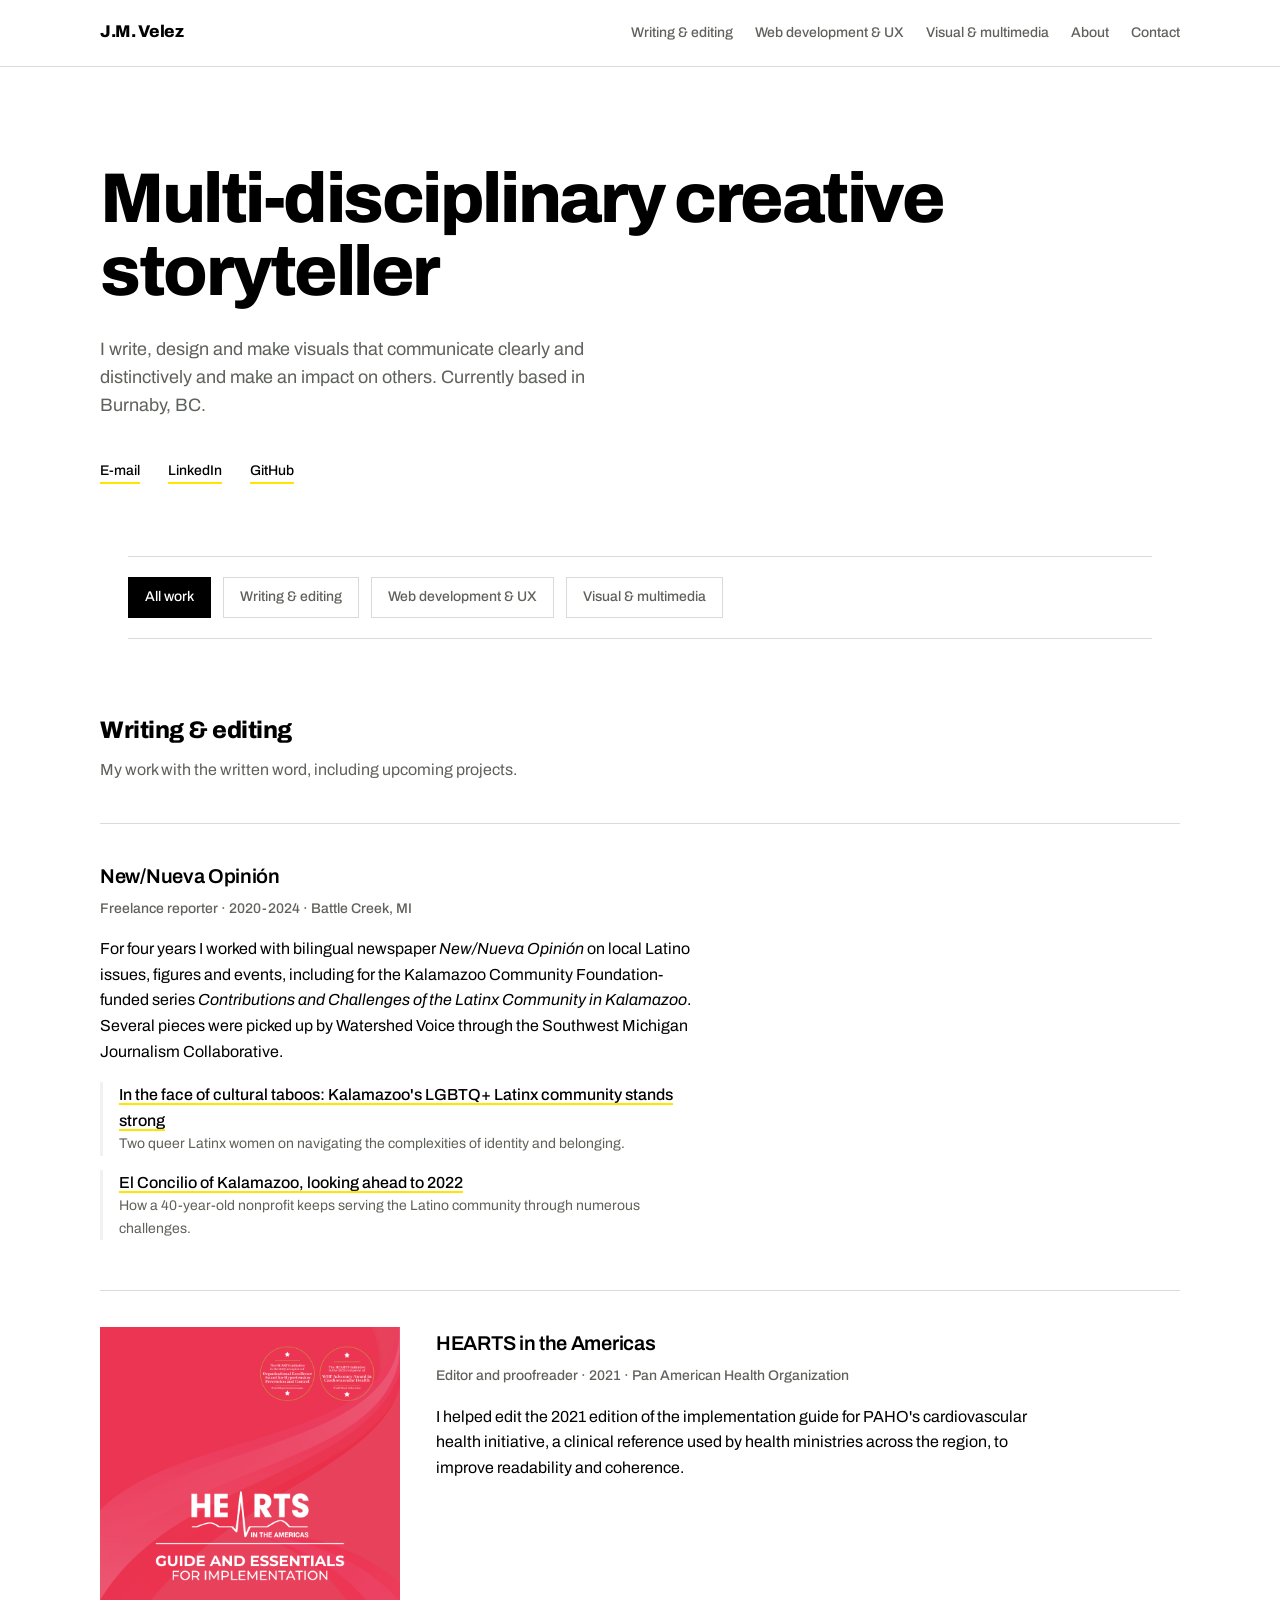
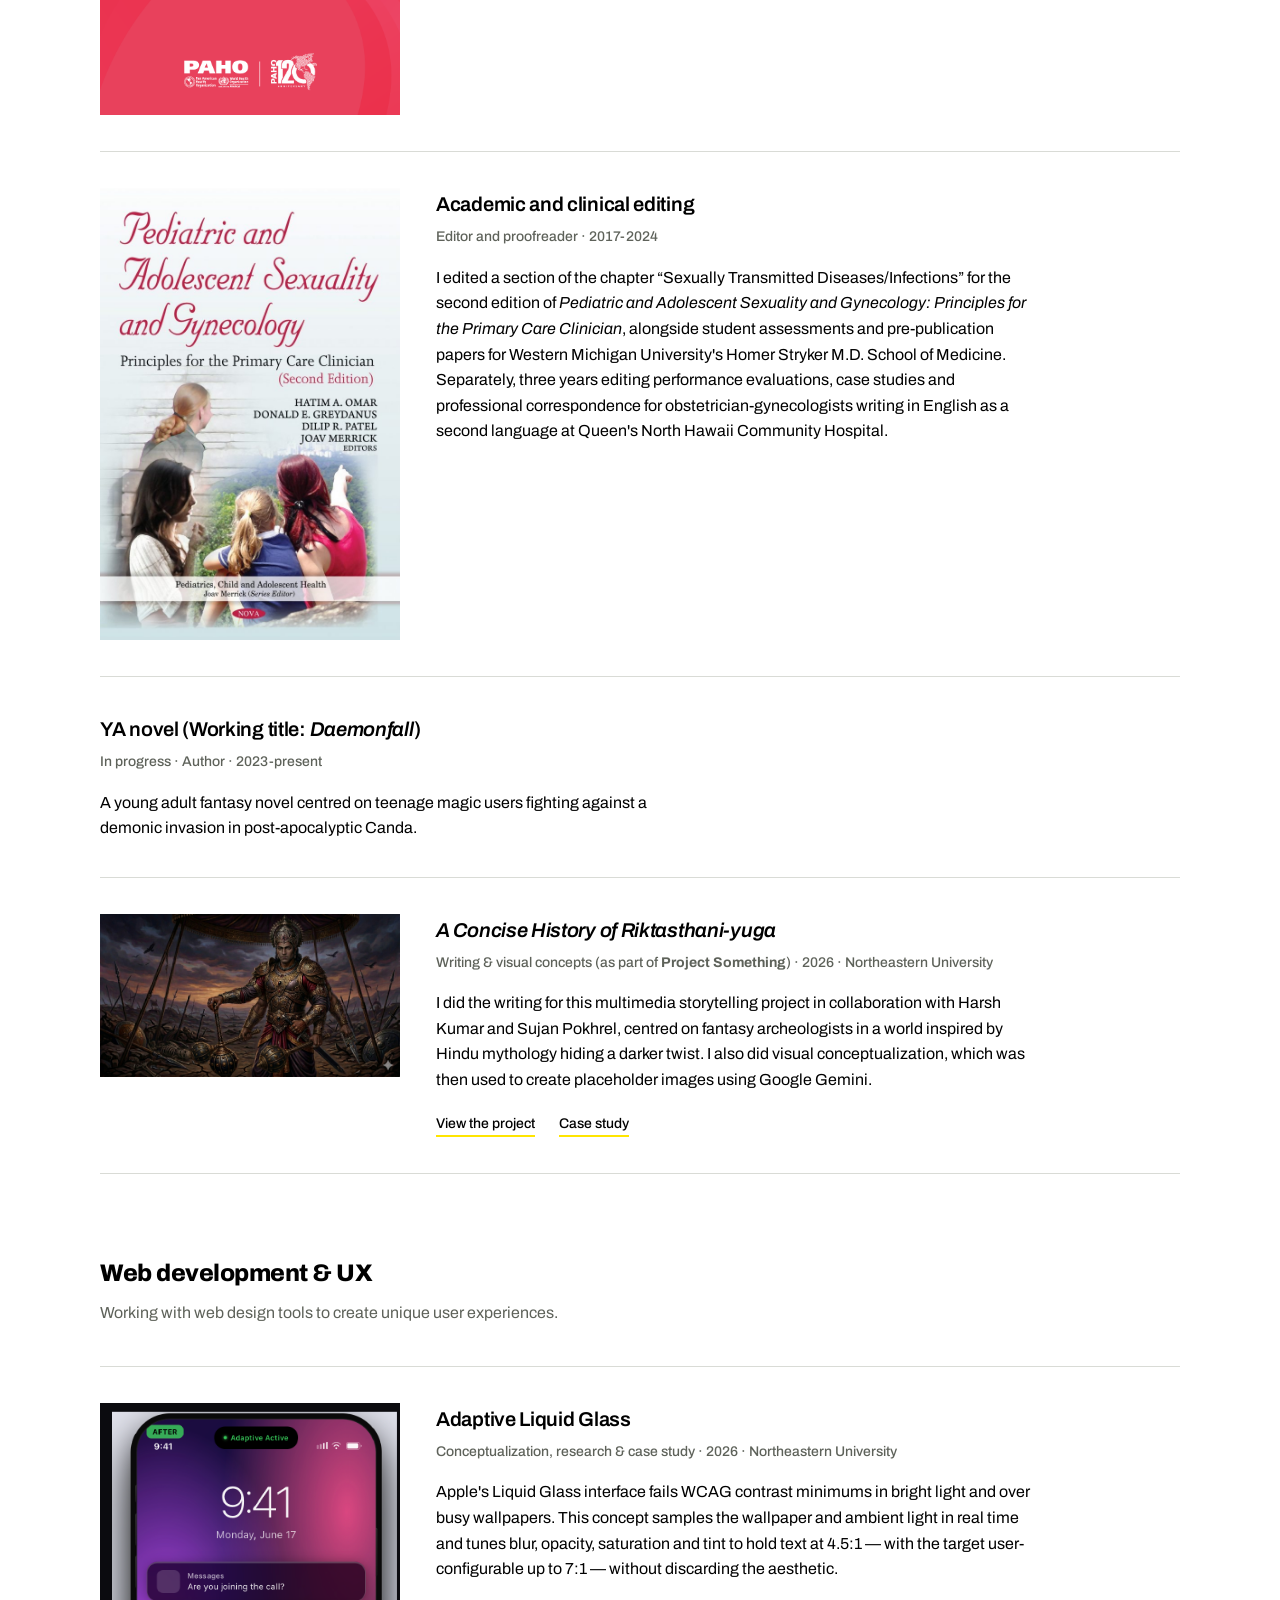
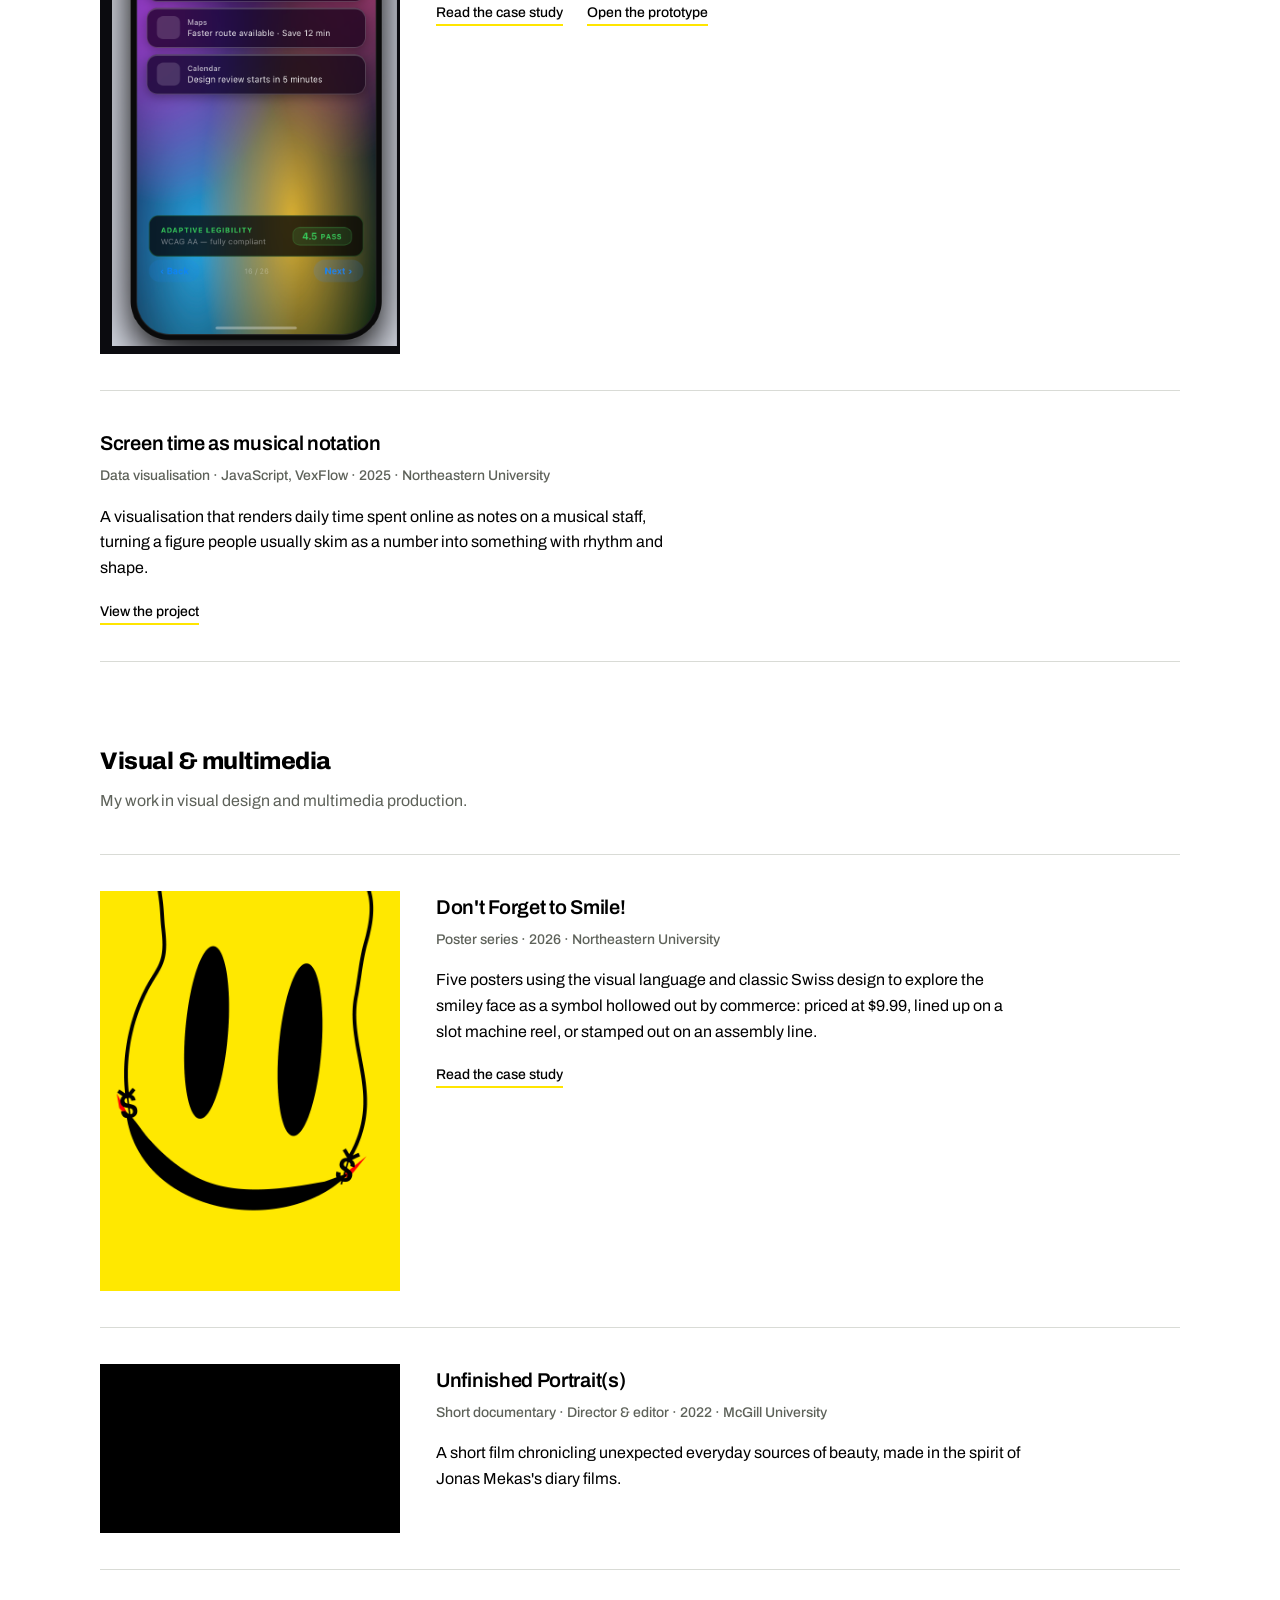
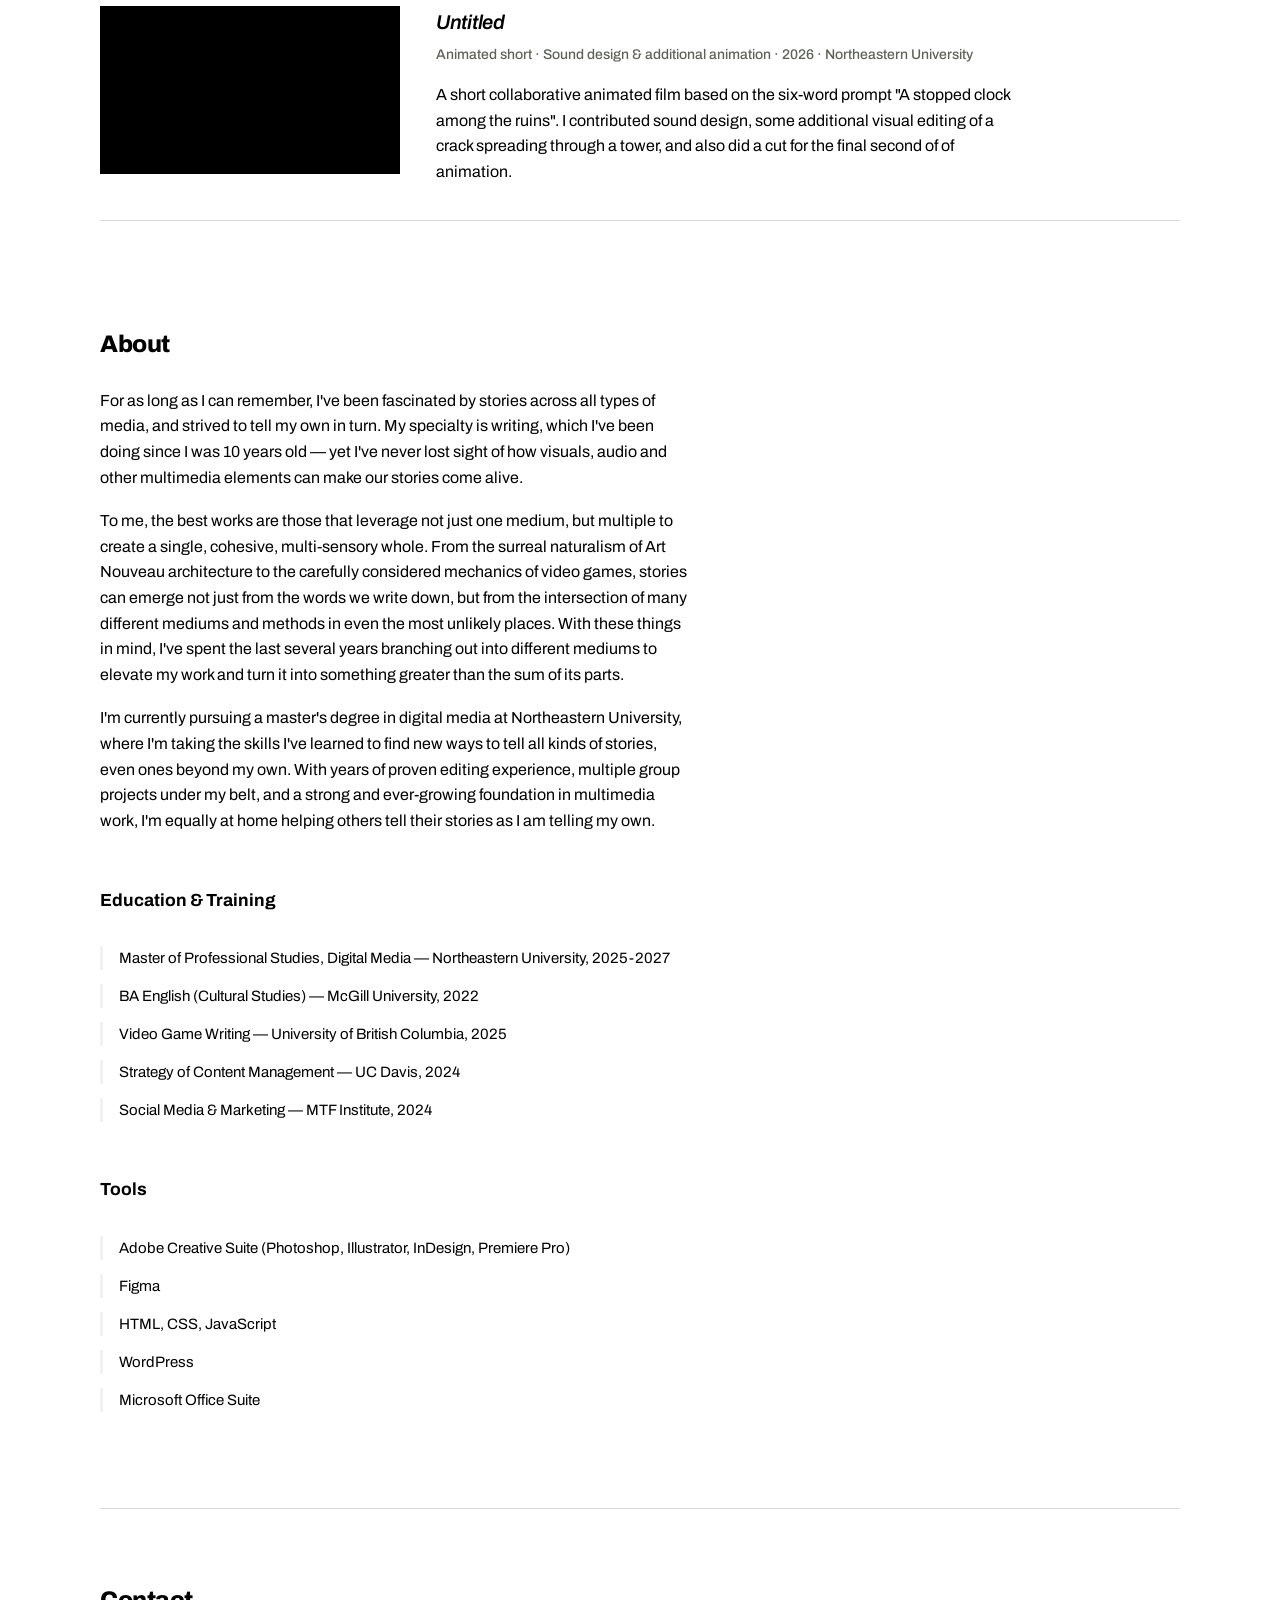
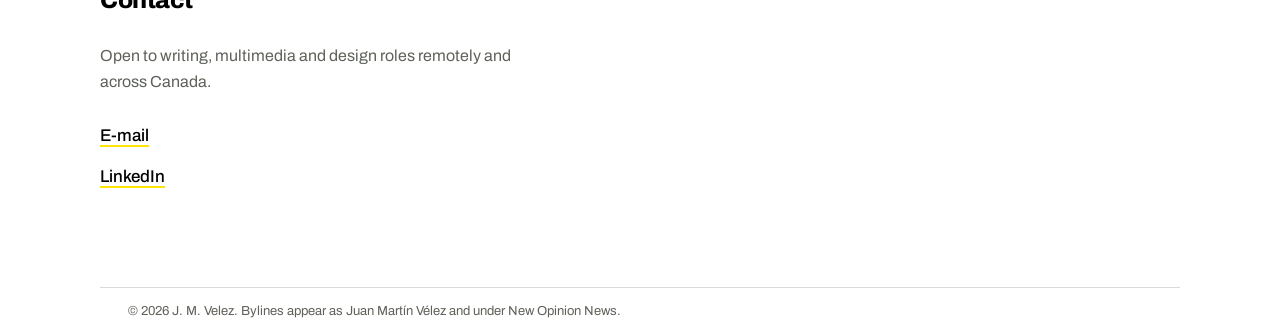
<file: index.html>
<!DOCTYPE html>
<html lang="en">
<head>
<meta charset="utf-8">
<meta name="viewport" content="width=device-width, initial-scale=1">
<title>J.M. Velez — Multi-disciplinary storyteller</title>
<meta name="description" content="Portfolio of J.M. Velez: bilingual reporting and editing, UX and product design, and graphic design. Based in Burnaby, BC.">
<link rel="preconnect" href="https://fonts.googleapis.com">
<link rel="preconnect" href="https://fonts.gstatic.com" crossorigin>
<link href="https://fonts.googleapis.com/css2?family=Archivo:wght@400;500;600;800&display=swap" rel="stylesheet">
<link rel="stylesheet" href="style.css">
</head>
<body>

<header class="masthead">
  <div class="shell masthead-inner">
    <a class="wordmark" href="#top">J.M. Velez</a>
    <nav>
      <a href="#writing">Writing &amp; editing</a>
      <a href="#product">Web development &amp; UX</a>
      <a href="#visual">Visual &amp; multimedia</a>
      <a href="#about">About</a>
      <a href="#contact">Contact</a>
    </nav>
  </div>
</header>

<main id="top">

<!-- ===== HERO ===== -->
<section class="shell hero">
  <h1>Multi-disciplinary creative storyteller</h1>
  <p>I write, design and make visuals that communicate clearly and distinctively and make an impact on others. Currently based in Burnaby, BC.</p>
  <div class="hero-meta">
    <a href="mailto:jmvelez1196a@gmail.com">E-mail</a>
    <a href="https://www.linkedin.com/in/jmvelezwriting/">LinkedIn</a>
    <a href="https://github.com/aoiihana">GitHub</a>
  </div>
</section>

<div class="shell">
  <div class="filter" role="group" aria-label="Filter work by discipline">
    <button type="button" data-track="all" aria-pressed="true">All work</button>
    <button type="button" data-track="writing" aria-pressed="false">Writing &amp; editing</button>
    <button type="button" data-track="product" aria-pressed="false">Web development &amp; UX</button>
    <button type="button" data-track="visual" aria-pressed="false">Visual &amp; multimedia</button>
  </div>
</div> 

<!-- ===== WRITING ===== -->
<section class="shell track" id="writing" data-track="writing">
  <h2>Writing &amp; editing</h2>
  <p class="track-note">My work with the written word, including upcoming projects. </p>

  <article class="entry wide">
    <div>
      <h3>New/Nueva Opinión</h3>
      <p class="role">Freelance reporter · 2020-2024 · Battle Creek, MI</p>
      <p class="blurb">For four years I worked with bilingual newspaper <em>New/Nueva Opinión</em> on local Latino issues, figures and events, including for the Kalamazoo Community Foundation-funded series <em>Contributions and Challenges of the Latinx Community
         in Kalamazoo</em>. Several
         pieces were picked up by Watershed Voice through the Southwest Michigan
         Journalism Collaborative.</p>
      <ul class="clips">
        <li>
          <a href="https://watershedvoice.com/2022/02/15/in-the-face-of-cultural-taboos-kalamazoos-lgbtq-latinx-community-stands-strong/">In the face of cultural taboos: Kalamazoo's LGBTQ+ Latinx community stands strong</a>
          <span>Two queer Latinx women on navigating the complexities of identity and belonging.</span>
        </li>
        <li>
          <a href="https://watershedvoice.com/2022/01/18/el-concilio-of-kalamazoo-looking-ahead-to-2022/">El Concilio of Kalamazoo, looking ahead to 2022</a>
          <span>How a 40-year-old nonprofit keeps serving the Latino community through numerous challenges.</span>
        </li>
        <li>
          <!-- TODO: add the Issuu or Watershed Voice URL for this piece 
          <a href="#">Accomplishing the Dream: Rosamaria Labra-Hall's journey toward homeownership</a>
          <span>A realtor on language barriers, credit and the Hispanic homeownership gap.</span>-->
        </li>
      </ul>
    </div>
  </article>

  <article class="entry">
    <figure>
      <img src="images/hearts-cover.png" alt="Cover of the PAHO HEARTS in the Americas implementation guide">
    </figure>
    <div>
      <h3>HEARTS in the Americas</h3>
      <p class="role">Editor and proofreader · 2021 · Pan American Health Organization</p>
      <p class="blurb">I helped edit the 2021 edition of the implementation guide for PAHO's
         cardiovascular health initiative, a clinical reference used by health ministries
         across the region, to improve readability and coherence.</p>
    </div>
  </article>

  <article class="entry">
    <figure>
      <img src="images/pediatric-gynecology-cover.jpg" alt="Cover of Pediatric and Adolescent Sexuality and Gynecology, second edition">
    </figure>
    <div>
      <h3>Academic and clinical editing</h3>
      <p class="role">Editor and proofreader · 2017-2024</p>
      <p class="blurb">I edited a section of the chapter “Sexually Transmitted
         Diseases/Infections” for the second edition of <em>Pediatric and Adolescent
         Sexuality and Gynecology: Principles for the Primary Care Clinician</em>, alongside
         student assessments and pre-publication papers for Western Michigan University's
         Homer Stryker M.D. School of Medicine. Separately, three years editing
         performance evaluations, case studies and professional correspondence for
         obstetrician-gynecologists writing in English as a second language at Queen's
         North Hawaii Community Hospital.</p>
      <!-- TODO: if you have written praise from any of these authors, add it as a
           <blockquote> here. It would be the strongest thing on this page. -->
    </div>
  </article>
  <article class="entry wide">
    <div>
      <h3>YA novel (Working title: <i>Daemonfall</i>)</h3>
      <p class="role">In progress · Author · 2023-present</p>
      <p class="blurb">A young adult fantasy novel centred on teenage magic users fighting against a demonic invasion in post-apocalyptic Canda.</p>
    </div>
    <!--TODO: add excerpt maybe?-->
  </article>
  <article class="entry">
    <figure>
      <img src="images/project_arqueologos_hero_image.png" alt="Concept art for Project Arqueologos, featuring the design of the villainous Asura king on the battlefield.">
    </figure>
    <div>
      <h3><i>A Concise History of Riktasthani-yuga</i></h3>
      <p class="role">Writing & visual concepts (as part of <b>Project Something</b>) · 2026 · Northeastern University</p>
      <p class="blurb">I did the writing for this multimedia storytelling project in collaboration with Harsh Kumar and Sujan Pokhrel, 
        centred on fantasy archeologists in a world inspired by Hindu mythology hiding a darker twist. 
        I also did visual conceptualization, which was then used to create placeholder images using Google Gemini.</p>
      <div class="links">
        <a href="https://harsh96-web.github.io/Storytelling/arqueologos">View the project</a>
        <a href="https://harsh96-web.github.io/Storytelling/">Case study</a>
      </div>
    </div>
  </article>

</section>

<!-- ===== PRODUCT & UX ===== -->
<section class="shell track" id="product" data-track="product">
  <h2>Web development &amp; UX</h2>
  <p class="track-note">Working with web design tools to create unique user experiences.</p>

  <article class="entry">
    <figure>
      <img src="images/lg-after.png" alt="iOS lock screen with Adaptive Liquid Glass active, showing a 4.5:1 contrast pass indicator">
    </figure>
    <div>
      <h3>Adaptive Liquid Glass</h3>
      <p class="role">Conceptualization, research & case study · 2026 · Northeastern University</p>
      <p class="blurb">Apple's Liquid Glass interface fails WCAG contrast minimums in
         bright light and over busy wallpapers. This concept samples the wallpaper and
         ambient light in real time and tunes blur, opacity, saturation and tint to hold
         text at 4.5:1 — with the target user-configurable up to 7:1 — without discarding
         the aesthetic.</p>
      <div class="links">
        <a href="liquid-glass.html">Read the case study</a>
        <!-- TODO: paste your Figma prototype share link here -->
        <a href="">Open the prototype</a>
      </div>
    </div>
  </article>

  <article class="entry wide">
    <div>
      <h3>Screen time as musical notation</h3>
      <p class="role">Data visualisation · JavaScript, VexFlow · 2025 · Northeastern University</p>
      <p class="blurb">A visualisation that renders daily time spent online as notes on a
         musical staff, turning a figure people usually skim as a number into something
         with rhythm and shape.</p>
      <div class="links">
        <a href="https://aoiihana.github.io/dgm6109/term/final/">View the project</a>
      </div>
    </div>
  </article>
</section>

<!-- ===== VISUAL & MULTIMEDIA ===== -->
<section class="shell track" id="visual" data-track="visual">
  <h2>Visual &amp; multimedia</h2>
  <p class="track-note">My work in visual design and multimedia production.</p>

  <article class="entry">
    <figure>
      <img src="images/a-price-you-cant-refuse.png" alt="Poster: a yellow smiley face whose mouth is a rope strung between two dollar signs shaped like fish hooks">
    </figure>
    <div>
      <h3>Don't Forget to Smile!</h3>
      <p class="role">Poster series · 2026 · Northeastern University</p>
      <p class="blurb">Five posters using the visual language and classic Swiss design to explore the smiley face as a
         symbol hollowed out by commerce: priced at $9.99, lined up on a
         slot machine reel, or stamped out on an assembly line.</p>
      <div class="links">
        <a href="dont-forget-to-smile.html">Read the case study</a>
      </div>
    </div>
  </article>

  <article class="entry">
    <figure>
      <iframe 
          width="560" 
          height="315" 
          src="https://youtube.com/embed/m0yr31wLhBU" 
          title="YouTube video player" 
          frameborder="0" 
          allow="accelerometer; autoplay; clipboard-write; encrypted-media; gyroscope; picture-in-picture; web-share" 
          allowfullscreen>
       </iframe>
    </figure>
    <div>
      <h3>Unfinished Portrait(s)</h3>
      <p class="role">Short documentary · Director & editor · 2022 · McGill University</p>
      <p class="blurb">A short film chronicling unexpected everyday sources of beauty,
         made in the spirit of Jonas Mekas's diary films.</p>
      <!--<div class="links">
        
      </div>-->
    </div>
  </article>

  <article class="entry">
    <figure>
      <div style="padding:56.25% 0 0 0;position:relative;">
        <iframe 
          width="560"
          height="315"
          src="https://player.vimeo.com/video/1226818398?badge=0&amp;autopause=0&amp;player_id=0&amp;app_id=58479" 
          frameborder="0" 
          allow="autoplay; fullscreen; picture-in-picture; clipboard-write; encrypted-media; web-share" 
          referrerpolicy="strict-origin-when-cross-origin" style="position:absolute;top:0;left:0;width:100%;height:100%;" 
          title="Untitled">
        </iframe>
      </div><script src="https://player.vimeo.com/api/player.js"></script>
    </figure>
    <div>
      <h3><i>Untitled</i></h3>
      <p class="role">Animated short · Sound design & additional animation · 2026 · Northeastern University</p>
      <p class="blurb">A short collaborative animated film based on the six-word prompt "A stopped clock among the ruins".
        I contributed sound design, some additional visual editing of a crack spreading through a tower, 
        and also did a cut for the final second of of animation.
      </p>
    </div>
  </article>
</section>

<!-- ===== ABOUT ===== -->
<section class="shell about" id="about">
  <h2>About</h2>
  <p>
     For as long as I can remember, I've been fascinated by stories across all types of media, and strived to tell my own in turn.
     My specialty is writing, which I've been doing since I was 10 years old — yet I've never lost sight of how visuals, audio and other multimedia elements can make our stories come alive.
  </p>
  <p>
     To me, the best works are those that leverage not just one medium, but multiple to create a single, cohesive, multi-sensory whole. 
     From the surreal naturalism of Art Nouveau architecture to the carefully considered mechanics of video games, stories can emerge not just from the words we write down, but from the intersection of many different mediums and methods in even the most unlikely places.
     With these things in mind, I've spent the last several years branching out into different mediums to elevate my work and turn it into something greater than the sum of its parts.
  </p>
  <p>
     I'm currently pursuing a master's degree in digital media at Northeastern University, where I'm taking the skills I've learned to find new ways to tell all kinds of stories, even ones beyond my own. 
     With years of proven editing experience, multiple group projects under my belt, and a strong and ever-growing foundation in multimedia work, I'm equally at home helping others tell their stories as I am telling my own.
  </p>

  <ul class="cred">
  <h3>Education & Training</h3>
    <li>Master of Professional Studies, Digital Media — Northeastern University, 2025-2027</li>
    <li>BA English (Cultural Studies) — McGill University, 2022</li>
    <li>Video Game Writing — University of British Columbia, 2025</li>
    <li>Strategy of Content Management — UC Davis, 2024</li>
    <li>Social Media &amp; Marketing — MTF Institute, 2024</li>
  </ul>
  <ul class="cred">
  <h3>Tools</h3>
    <li>Adobe Creative Suite (Photoshop, Illustrator, InDesign, Premiere Pro)</li>
    <li>Figma</li>
    <li>HTML, CSS, JavaScript</li>
    <li>WordPress</li>
    <li>Microsoft Office Suite</li>
  </ul>
</section>

<!-- ===== CONTACT ===== -->
<section class="shell contact" id="contact">
  <h2>Contact</h2>
  <p>Open to writing, multimedia and design roles remotely and across Canada.</p>
  <div class="contact-list">
    <div><a href="mailto:jmvelez1196a@gmail.com">E-mail</a></div>
    <div><a href="https://www.linkedin.com/in/jmvelezwriting/">LinkedIn</a></div>
    <!-- <div><a href="JM_Velez_resume.pdf">Download résumé (PDF)</a></div> -->
  </div>
</section>

</main>

<footer class="shell">
  <p>© 2026 J. M. Velez. Bylines appear as Juan Martín Vélez and under New Opinion News.</p>
</footer>

<script>
  const buttons = document.querySelectorAll('.filter button');
  const tracks  = document.querySelectorAll('.track');

  buttons.forEach(function(btn){
    btn.addEventListener('click', function(){
      const choice = btn.dataset.track;
      buttons.forEach(function(b){ b.setAttribute('aria-pressed', String(b === btn)); });
      tracks.forEach(function(section){
        section.hidden = !(choice === 'all' || section.dataset.track === choice);
      });
    });
  });
</script>

</body>
</html>
</file>
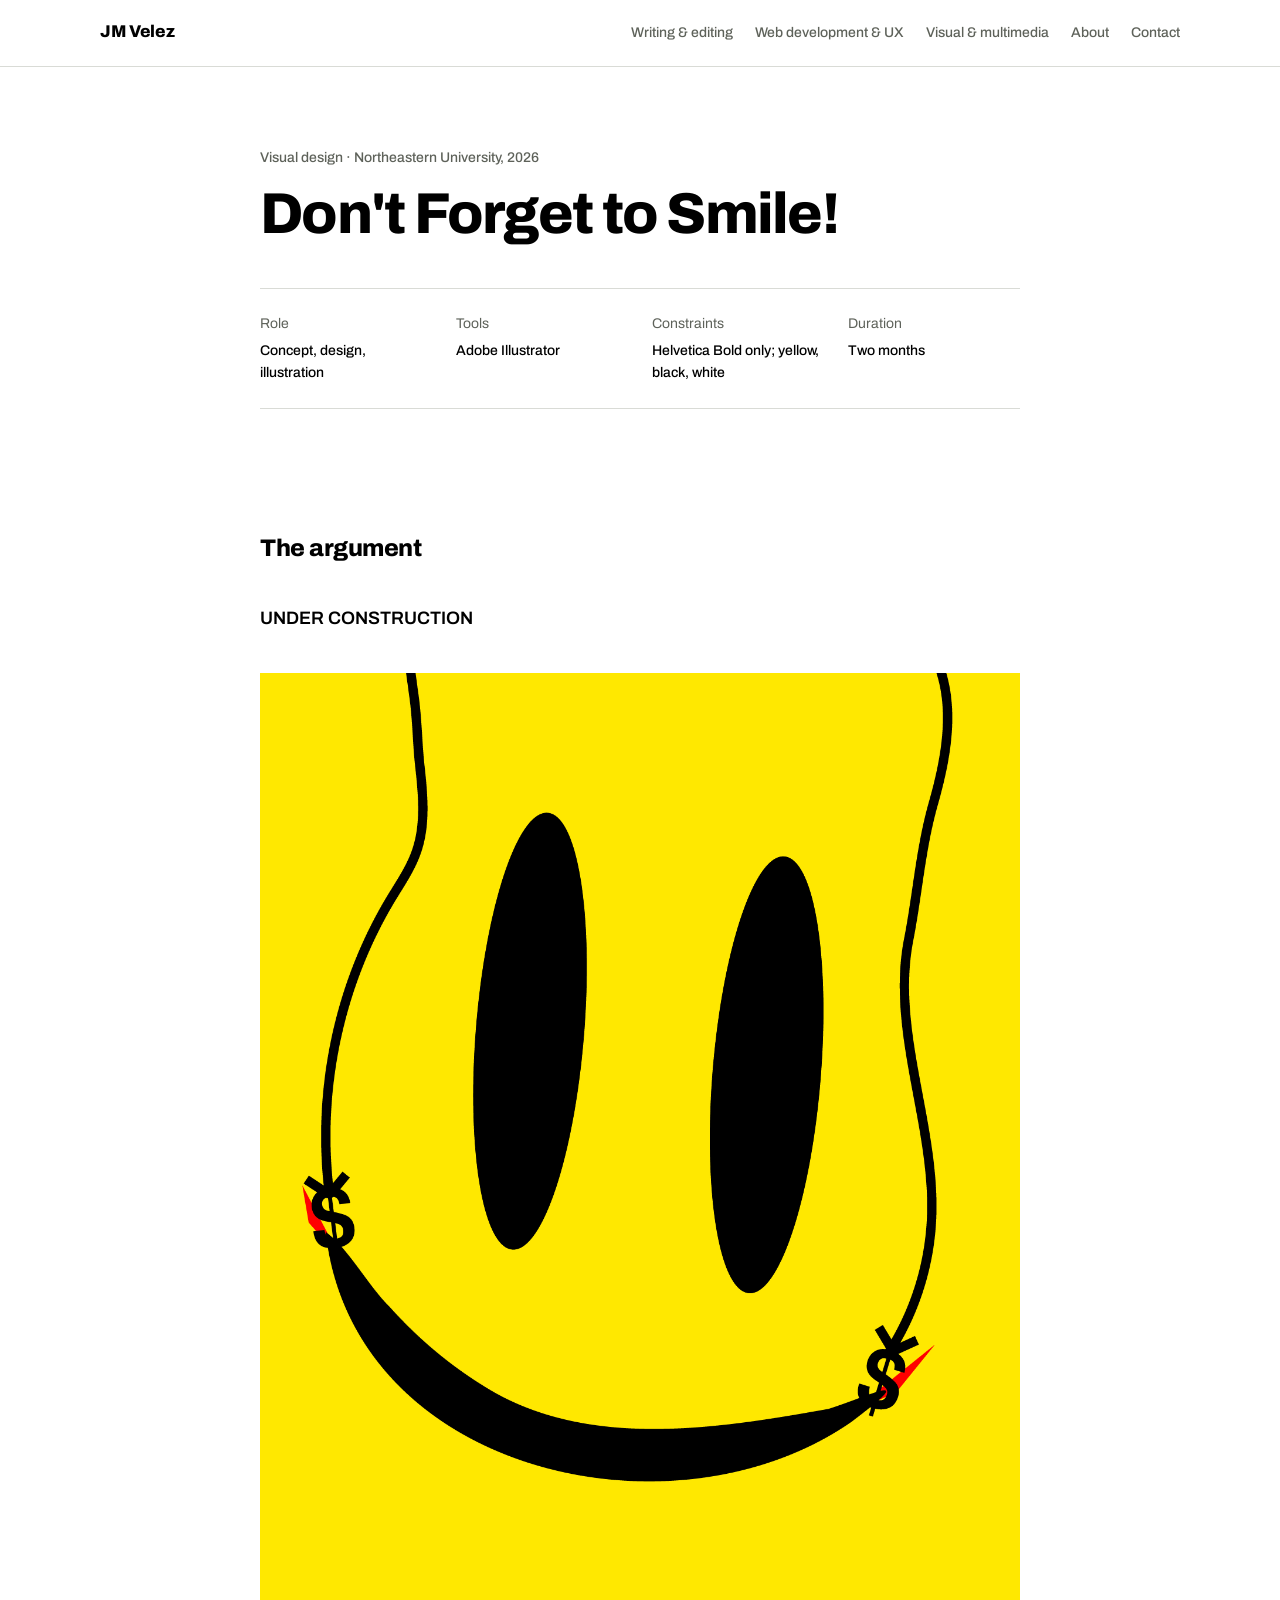
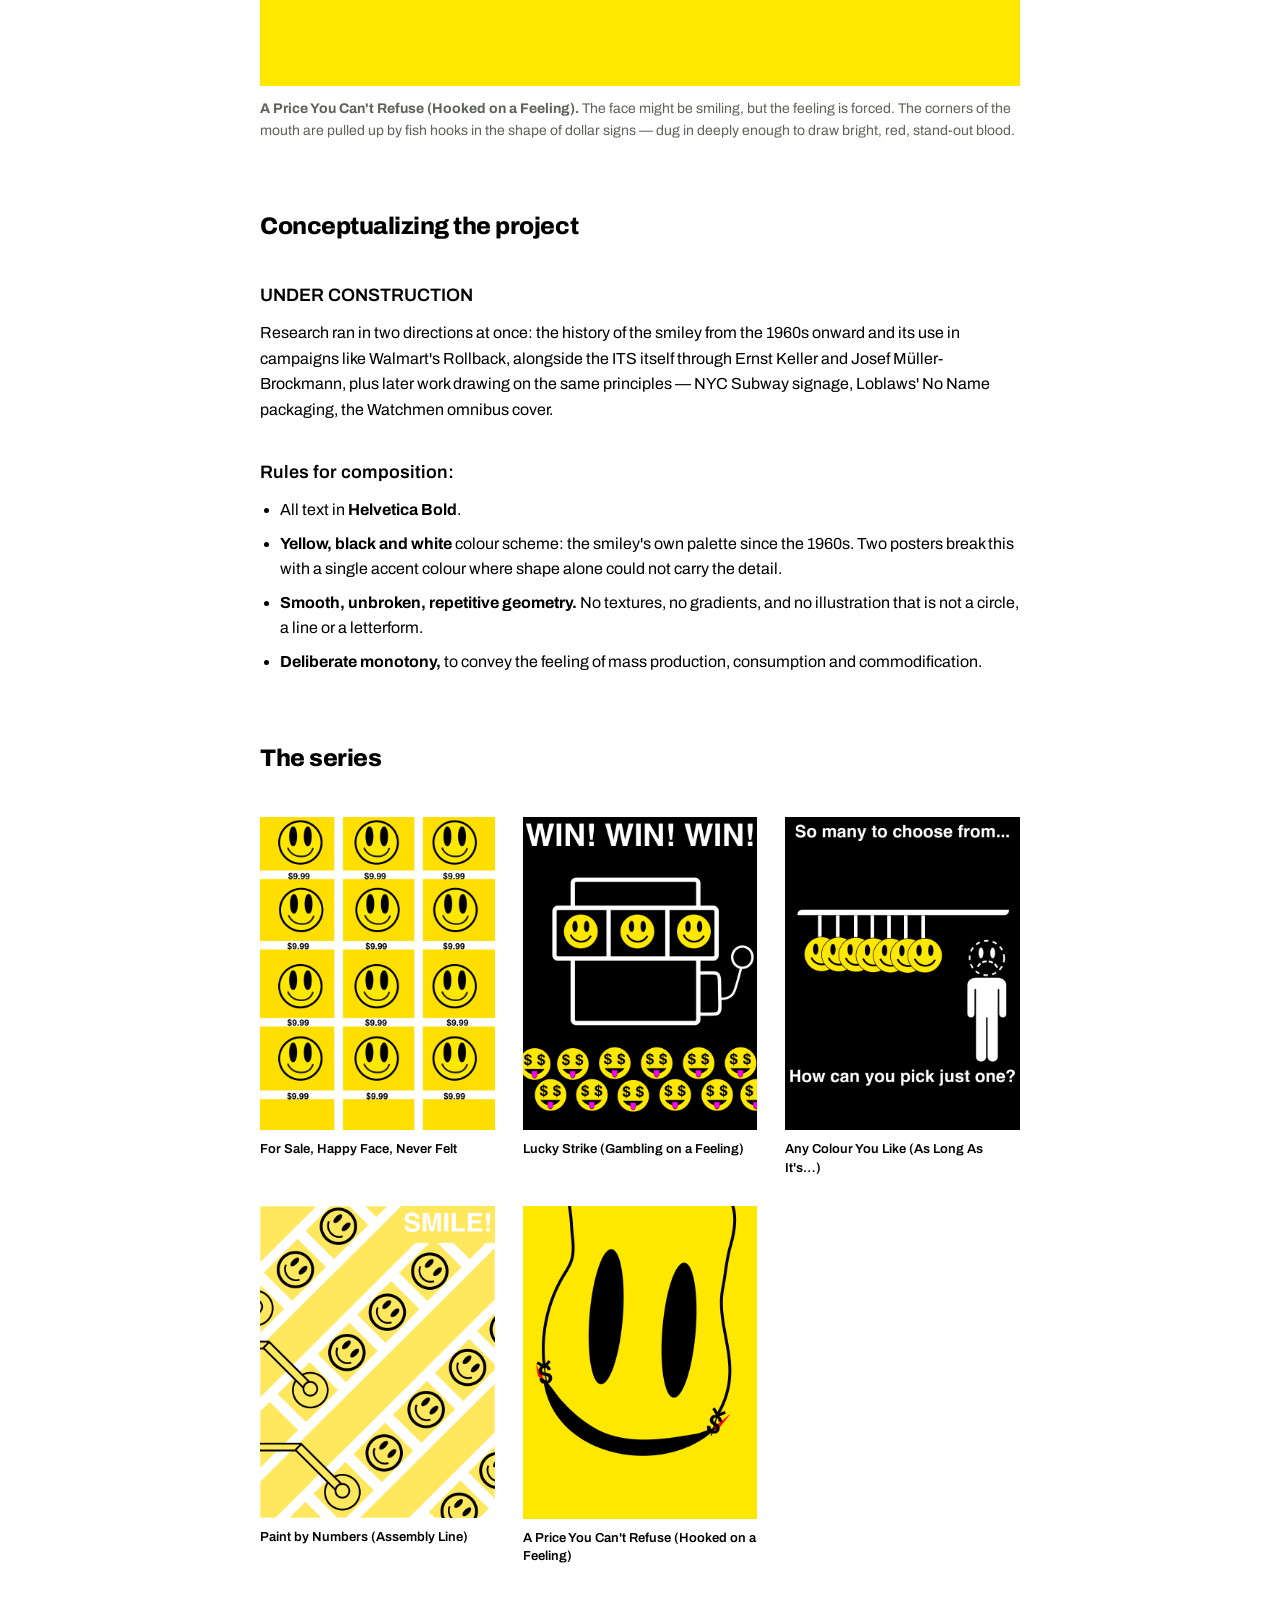
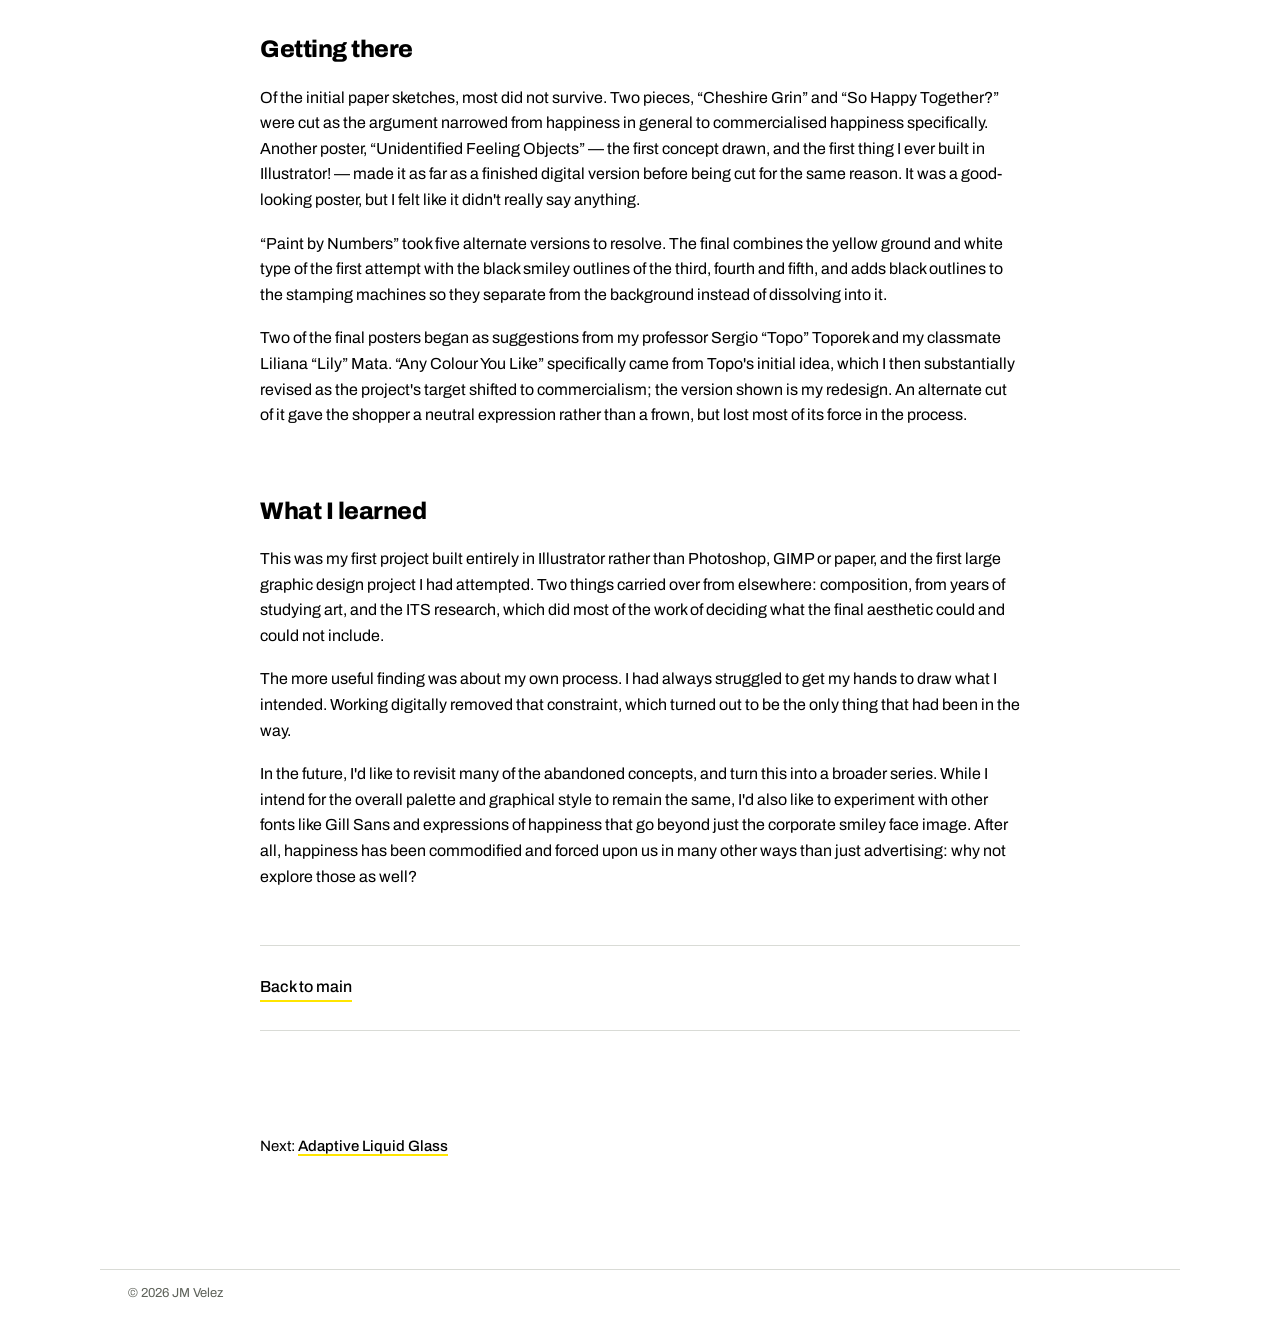
<file: dont-forget-to-smile.html>
<!DOCTYPE html>
<html lang="en">
<head>
<meta charset="utf-8">
<meta name="viewport" content="width=device-width, initial-scale=1">
<title>Don't Forget to Smile! — JM Velez</title>
<meta name="description" content="A five-poster series using the International Typographic Style to argue against hollow, commodified happiness.">
<link rel="preconnect" href="https://fonts.googleapis.com">
<link rel="preconnect" href="https://fonts.gstatic.com" crossorigin>
<link href="https://fonts.googleapis.com/css2?family=Archivo:wght@400;500;600;800&display=swap" rel="stylesheet">
<link rel="stylesheet" href="style.css">
</head>
<body>

<header class="masthead">
  <div class="shell masthead-inner">
    <a class="wordmark" href="index.html">JM Velez</a>
    <nav>
      <a href="index.html#writing">Writing &amp; editing</a>
      <a href="index.html#product">Web development &amp; UX</a>
      <a href="index.html#visual">Visual &amp; multimedia</a>
      <a href="index.html#about">About</a>
      <a href="index.html#contact">Contact</a>
    </nav>
  </div>
</header>

<main>

<section class="narrow case-hero">
  <p class="kicker">Visual design · Northeastern University, 2026</p>
  <h1>Don't Forget to Smile!</h1>
  <!--<p class="standfirst">The smiley face was drawn to make insurance employees feel better
     about their jobs. Five posters on what happened to it next.</p>-->

  <dl class="facts">
    <div><dt>Role</dt><dd>Concept, design, illustration</dd></div>
    <div><dt>Tools</dt><dd>Adobe Illustrator</dd></div>
    <div><dt>Constraints</dt><dd>Helvetica Bold only; yellow, black, white</dd></div>
    <div><dt>Duration</dt><dd>Two months</dd></div>
  </dl>
</section>

<article class="narrow case-body">

 <h2>The argument</h2>
 <h3>UNDER CONSTRUCTION</h3>
  <!--<p>A smiley face is a picture of an emotion. It has been used to sell so many things,
     for so long, that it no longer refers to the emotion — it refers to selling. The
     symbol went hollow. What is left is an inert graphic that can be attached to any
     product, however inane or harmful, and still read as cheerful.</p>
  <p>This series makes that argument in the visual language of the thing it is
     criticising. Every poster is built the way an advertisement is built: geometric,
     legible at distance, one idea, no ornament.</p>-->

  <div class="plate">
    <img src="images/a-price-you-cant-refuse.png" alt="Poster: a giant yellow smiley face whose mouth is a line strung between two dollar signs shaped like barbed fish hooks, with red where the hooks pierce">
    <figcaption><strong>A Price You Can't Refuse (Hooked on a Feeling).</strong> The face might be smiling, but the feeling is forced. 
      The corners of the mouth are pulled up by fish hooks in the shape of dollar signs — dug in deeply enough to draw bright, red, stand-out blood.</figcaption>
  </div>

  <h2>Conceptualizing the project</h2>
  <h3>UNDER CONSTRUCTION</h3>
<!--  <p>The International Typographic Style was built for clarity: grids, geometry,
     Helvetica, no decoration that does not carry information. It was also the direct
     ancestor of modern advertising and wayfinding, which means it comes pre-loaded with
     the authority of things that are simply true — exit signs, subway maps, product
     labels.</p>
  <p>Borrowing that authority to say something uncomfortable is the whole mechanism of the
     series. The forms are utilitarian; the juxtapositions are not. -->Research ran in two
     directions at once: the history of the smiley from the 1960s onward and its use in
     campaigns like Walmart's Rollback, alongside the ITS itself through Ernst Keller and
     Josef Müller-Brockmann, plus later work drawing on the same principles — NYC Subway
     signage, Loblaws' No Name packaging, the Watchmen omnibus cover.</p>

  <h3>Rules for composition:</h3>
  <ul>
    <li>All text in <b>Helvetica Bold</b>.</li>
    <li><b>Yellow, black and white</b> colour scheme: the smiley's own palette since the 1960s. Two posters
        break this with a single accent colour where shape alone could not carry the
        detail.</li>
    <li><b>Smooth, unbroken, repetitive geometry.</b> No textures, no gradients, and no illustration
        that is not a circle, a line or a letterform.</li>
    <li><b>Deliberate monotony,</b> to convey the feeling of mass production, consumption and commodification.</li>
  </ul>

  <h2>The series</h2>

  <div class="gallery">
    <figure>
      <img src="images/for-sale-happy-face.png" alt="Poster: a grid of identical yellow smiley faces, each priced at $9.99, running off the bottom edge of the page">
      <figcaption><strong>For Sale, Happy Face, Never Felt</strong>
        <!--Happiness as retail stock. The grid runs off the page because the supply does not
        end.--></figcaption>
    </figure>
    <figure>
      <img src="images/lucky-strike.png" alt="Poster: a slot machine showing three smiley faces in a row under the words WIN! WIN! WIN!, with rows of dollar-eyed faces below">
      <figcaption><strong>Lucky Strike (Gambling on a Feeling)</strong>
        <!--The jackpot is three smiles. Below, the crowd's eyes have already turned to
        dollar signs.--></figcaption>
    </figure>
    <figure>
      <img src="images/any-colour-you-like.png" alt="Poster: seven identical yellow smileys hanging in a row on a rack, beside a human figure whose head is a dashed outline of a frowning face">
      <figcaption><strong>Any Colour You Like (As Long As It's…)</strong>
        <!--Seven identical faces on a rack, one shopper, and a frown that only exists as a
        dotted line.--></figcaption>
    </figure>
    <figure>
      <img src="images/paint-by-numbers.png" alt="Poster: diagonal conveyor belts of identical smiley faces being stamped out by machines, with the word SMILE! in the corner">
      <figcaption><strong>Paint by Numbers (Assembly Line)</strong>
        <!--Stamped out on a diagonal conveyor. The instruction in the corner is not an
        invitation.--></figcaption>
    </figure>
    <figure>
      <img src="images/a-price-you-cant-refuse.png" alt="Poster: a giant yellow smiley face whose mouth is a line strung between two dollar signs shaped like barbed fish hooks, with red where the hooks pierce">
      <figcaption><strong>A Price You Can't Refuse (Hooked on a Feeling)</strong>
        <!--Stamped out on a diagonal conveyor. The instruction in the corner is not an
        invitation.--></figcaption>
    </figure>
  </div>

  <h2>Getting there</h2>
  <p>Of the initial paper sketches, most did not survive. Two pieces, “Cheshire Grin” and “So Happy
     Together?” were cut as the argument narrowed from happiness in general to
     commercialised happiness specifically. Another poster, “Unidentified Feeling Objects” — the first
     concept drawn, and the first thing I ever built in Illustrator! — made it as far as a
     finished digital version before being cut for the same reason. It was a good-looking
     poster, but I felt like it didn't really say anything.</p>
  <!--TODO: insert some of the paper sketches maybe?-->
  <p>“Paint by Numbers” took five alternate versions to resolve. The final combines the
     yellow ground and white type of the first attempt with the black smiley outlines of
     the third, fourth and fifth, and adds black outlines to the stamping machines so they
     separate from the background instead of dissolving into it.</p>
  <p>Two of the final posters began as suggestions from my professor Sergio “Topo”
     Toporek and my classmate Liliana “Lily” Mata. “Any Colour You Like” specifically came from 
     Topo's initial idea, which I then substantially revised as the project's target shifted to
     commercialism; the version shown is my redesign. An alternate cut of it gave the
     shopper a neutral expression rather than a frown, but lost most of its force in the
     process.</p>

  <h2>What I learned</h2>
  <p>This was my first project built entirely in Illustrator rather than Photoshop, GIMP
     or paper, and the first large graphic design project I had attempted. Two things
     carried over from elsewhere: composition, from years of studying art, and the ITS
     research, which did most of the work of deciding what the final aesthetic could and
     could not include.</p>
  <p>The more useful finding was about my own process. I had always struggled to get my
     hands to draw what I intended. Working digitally removed that constraint, which
     turned out to be the only thing that had been in the way.</p>
  <p>In the future, I'd like to revisit many of the abandoned concepts, and turn this into a broader series.
    While I intend for the overall palette and graphical style to remain the same, I'd also like to experiment 
    with other fonts like Gill Sans and expressions of happiness that go beyond just the corporate smiley face 
    image. After all, happiness has been commodified and forced upon us in many other ways than just advertising: 
    why not explore those as well? </p>

  <div class="case-cta">
    <a href="index.html#visual">Back to main</a>
  </div>
</article>

<section class="narrow case-foot">
  <p>Next: <a href="liquid-glass.html">Adaptive Liquid Glass</a></p>
</section>

</main>

<footer class="shell">
  <p>© 2026 JM Velez</p>
</footer>

</body>
</html>
</file>
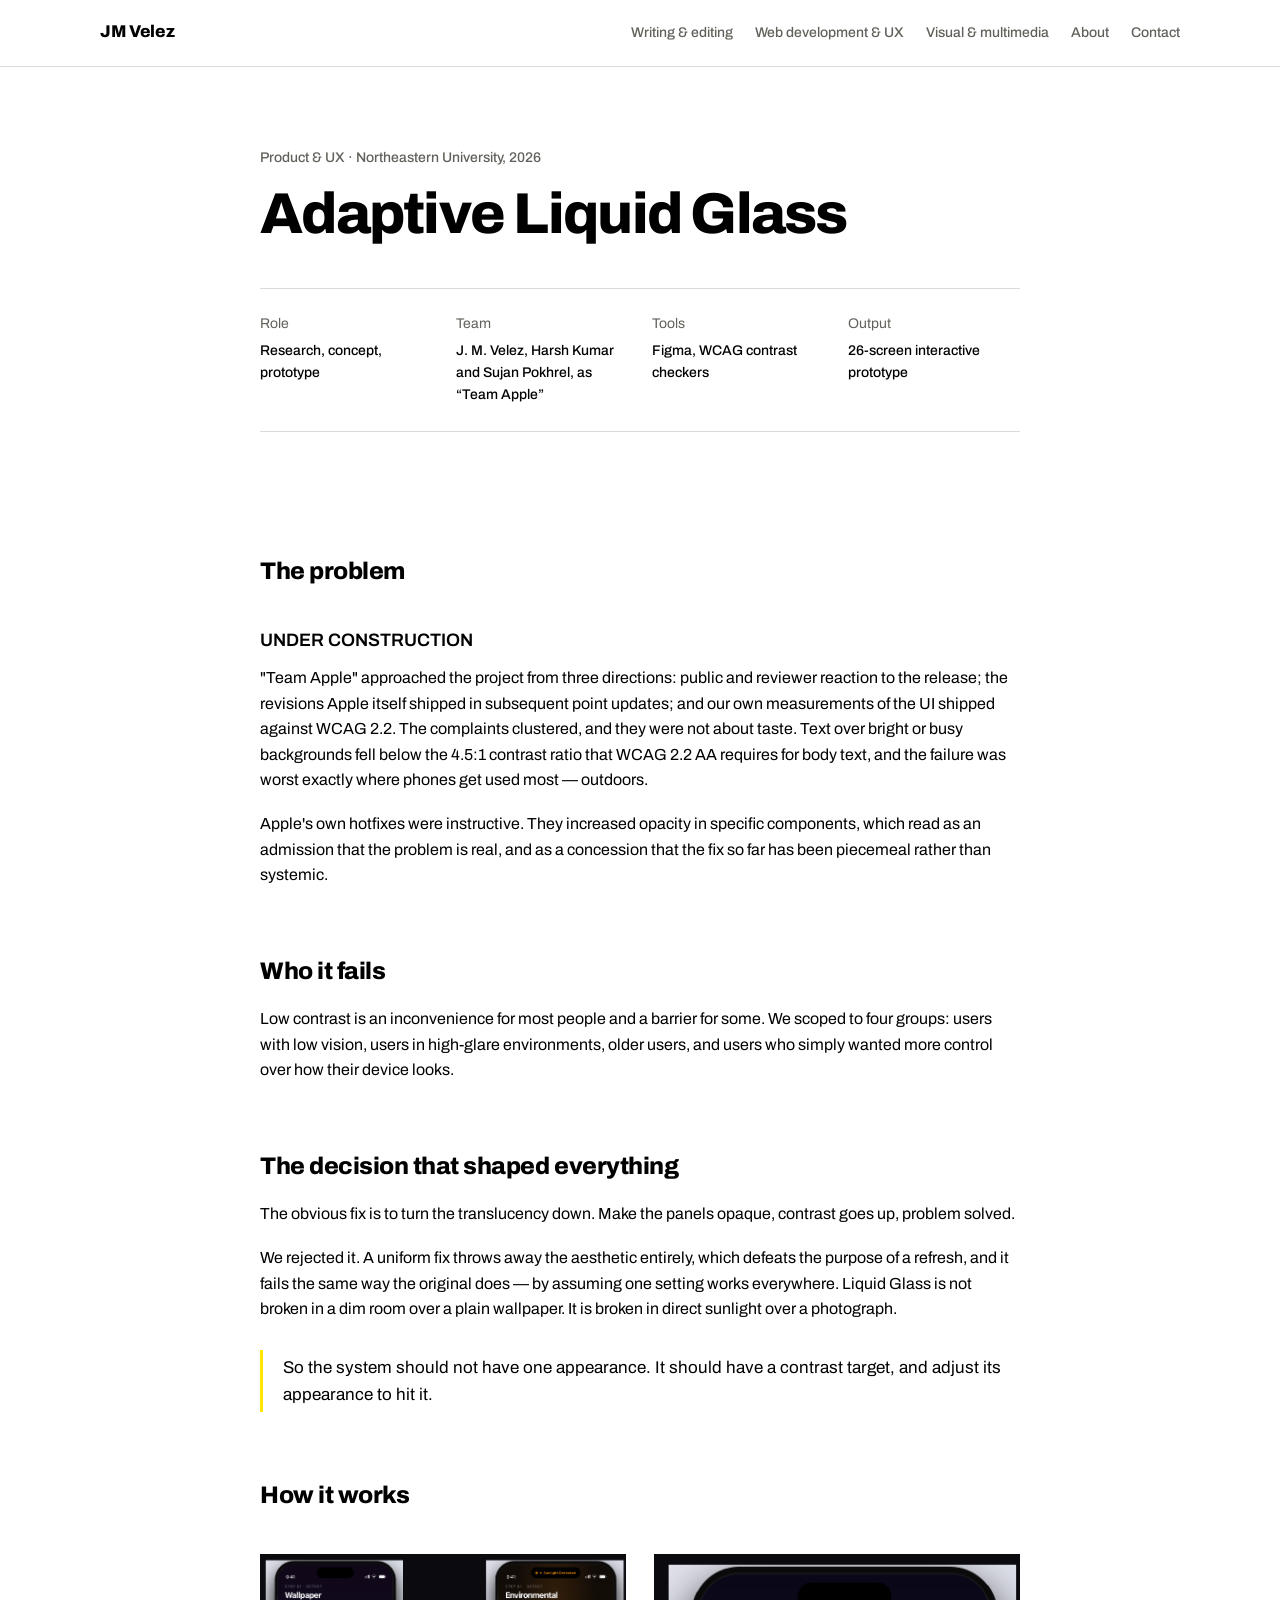
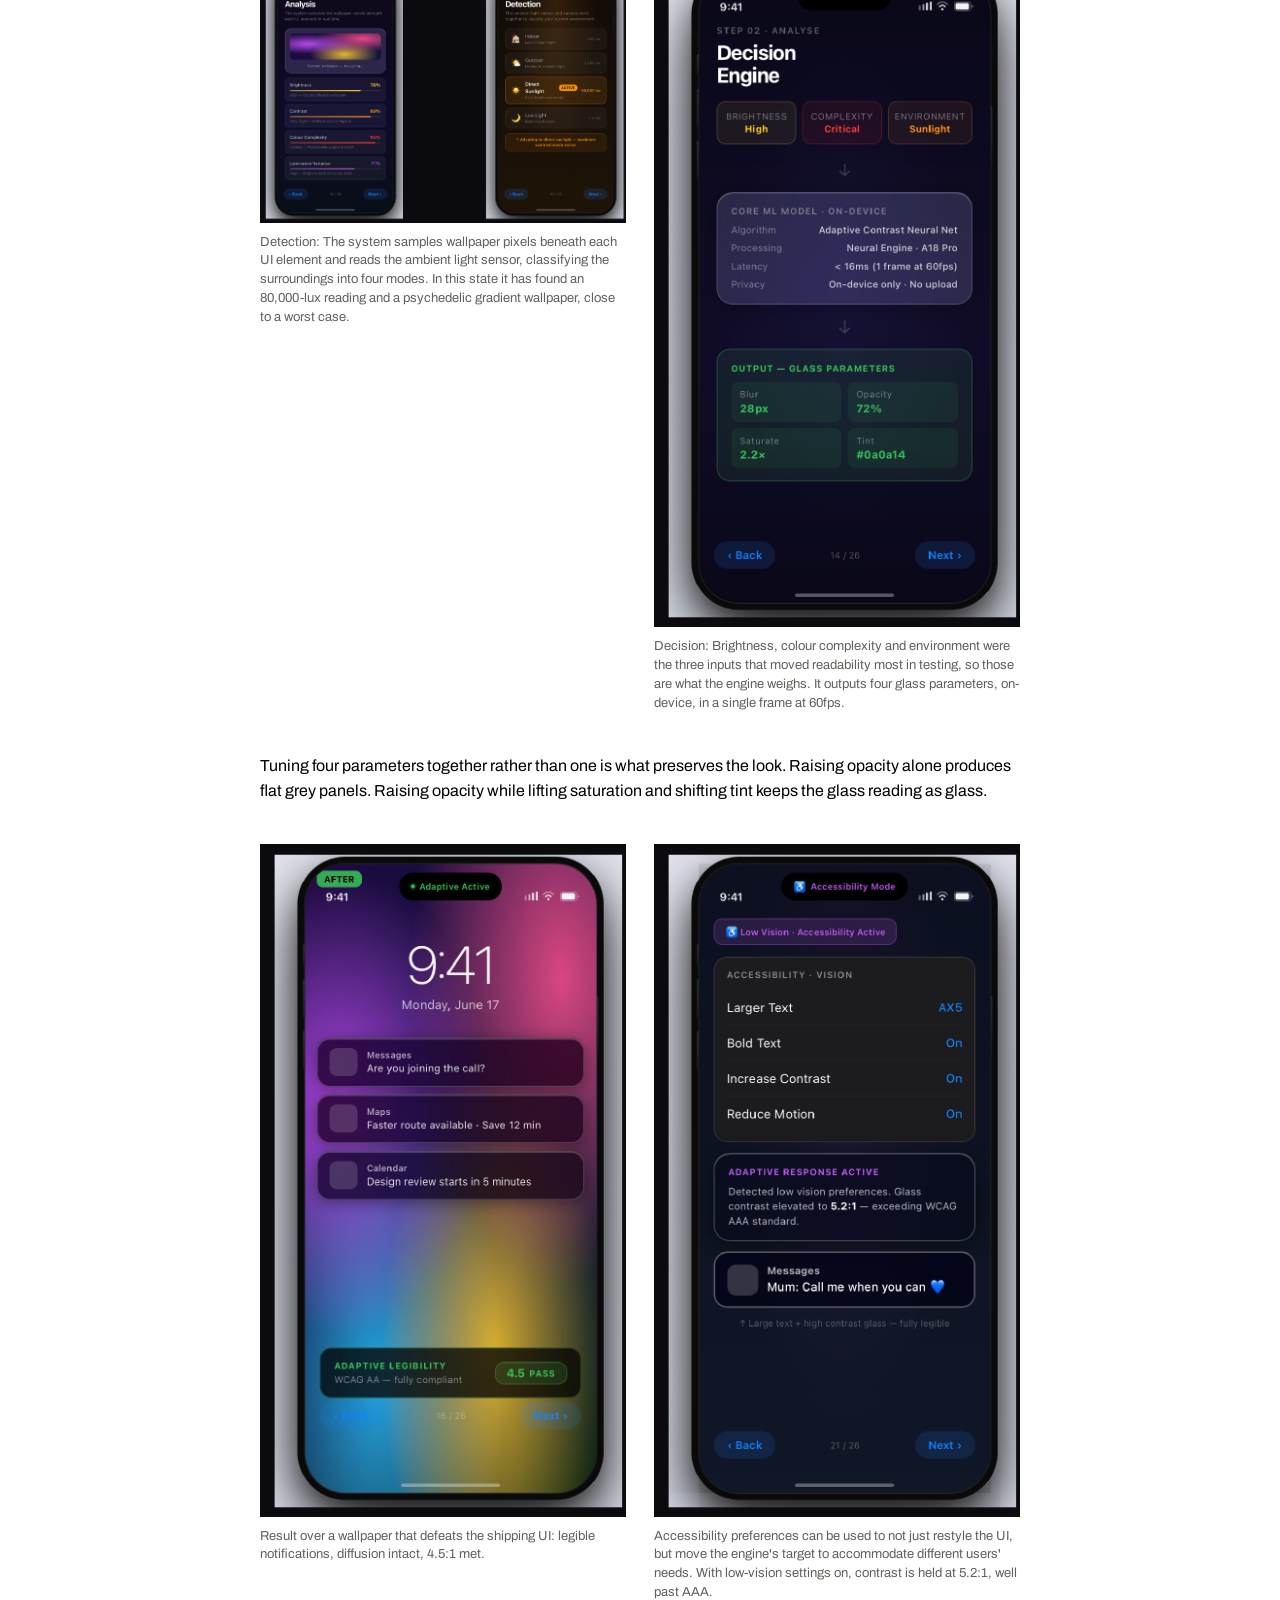
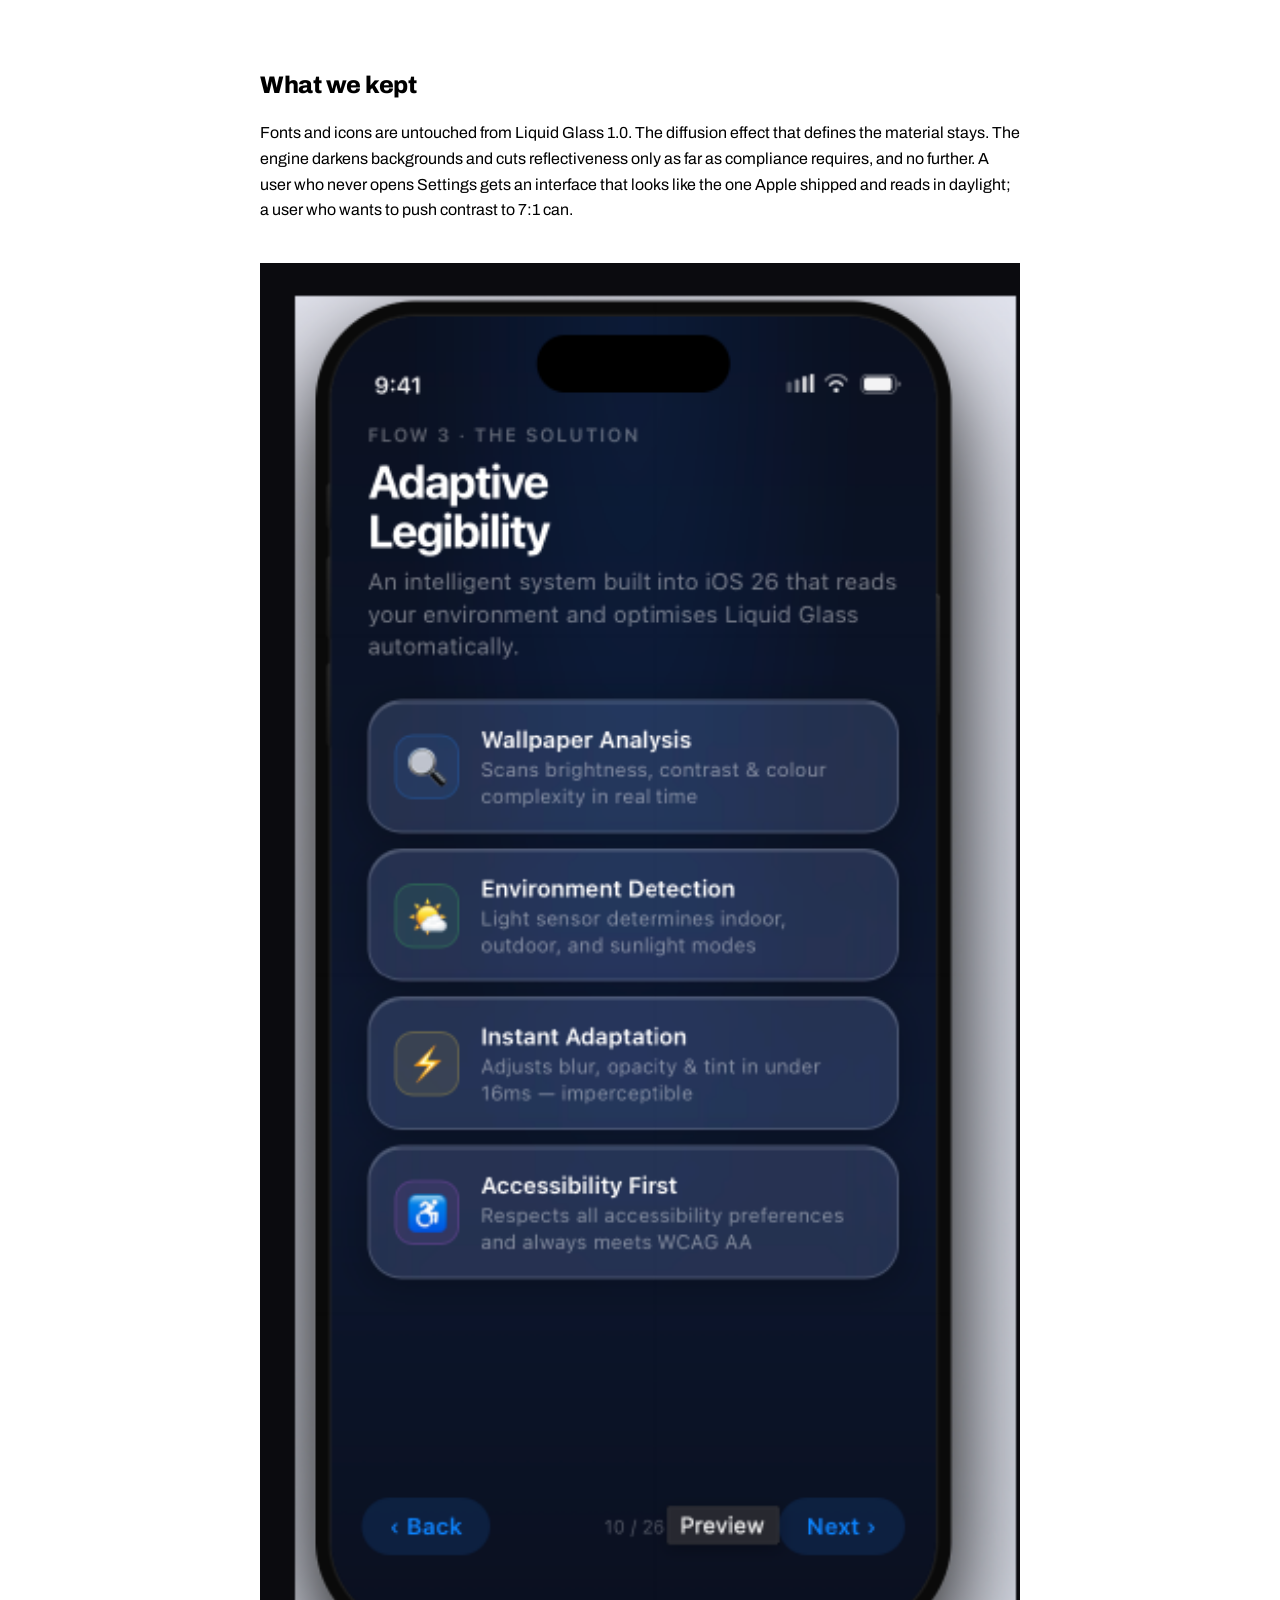
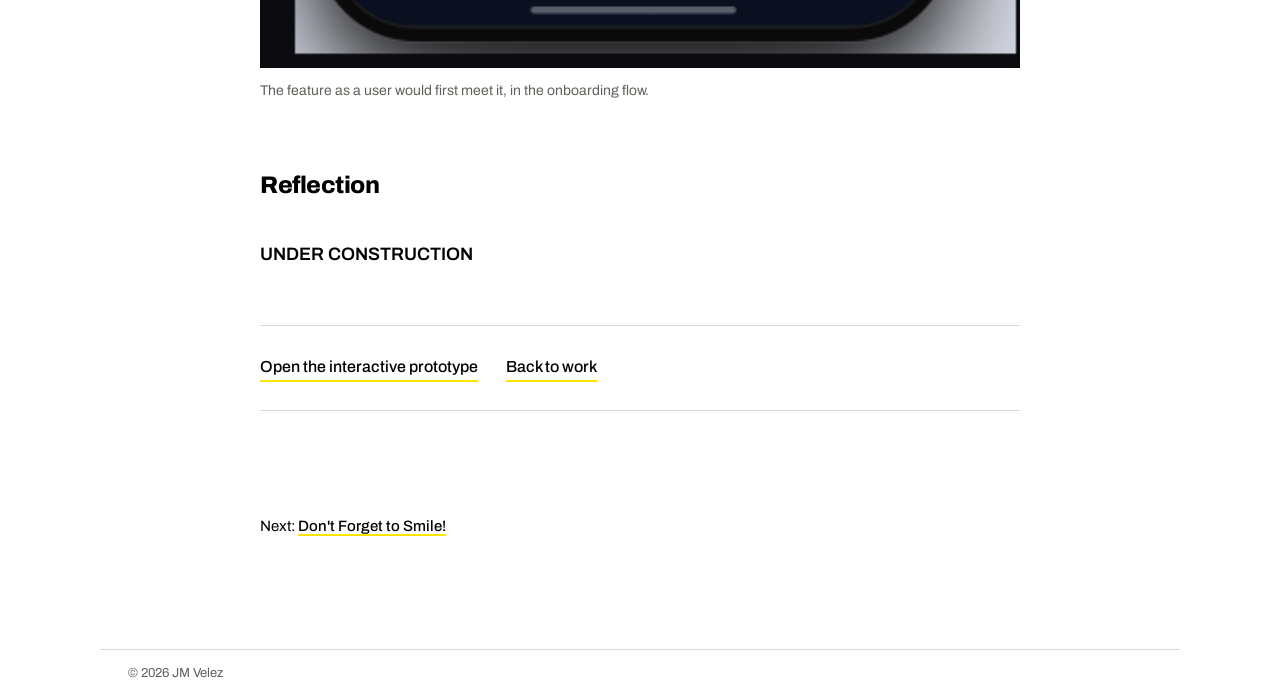
<file: liquid-glass.html>
<!DOCTYPE html>
<html lang="en">
<head>
<meta charset="utf-8">
<meta name="viewport" content="width=device-width, initial-scale=1">
<title>Adaptive Liquid Glass — JM Velez</title>
<meta name="description" content="A UI concept that holds Apple's Liquid Glass interface to WCAG contrast minimums by adapting to the wallpaper and the surrounding light.">
<link rel="preconnect" href="https://fonts.googleapis.com">
<link rel="preconnect" href="https://fonts.gstatic.com" crossorigin>
<link href="https://fonts.googleapis.com/css2?family=Archivo:wght@400;500;600;800&display=swap" rel="stylesheet">
<link rel="stylesheet" href="style.css">
</head>
<body>

<header class="masthead">
  <div class="shell masthead-inner">
    <a class="wordmark" href="index.html">JM Velez</a>
    <nav>
      <a href="index.html#writing">Writing &amp; editing</a>
      <a href="index.html#product">Web development &amp; UX</a>
      <a href="index.html#visual">Visual &amp; multimedia</a>
      <a href="index.html#about">About</a>
      <a href="index.html#contact">Contact</a>
    </nav>
  </div>
</header>

<main>

<section class="narrow case-hero">
  <p class="kicker">Product &amp; UX · Northeastern University, 2026</p>
  <h1>Adaptive Liquid Glass</h1>
  <!--<p class="standfirst">Apple shipped an interface that becomes unreadable in sunlight.
     Rather than replace it, we made it respond to where you are.</p>-->

  <dl class="facts">
    <div><dt>Role</dt><dd>Research, concept, prototype</dd></div>
    <div><dt>Team</dt><dd>J. M. Velez, Harsh Kumar and Sujan Pokhrel, as “Team Apple”</dd></div>
    <div><dt>Tools</dt><dd>Figma, WCAG contrast checkers</dd></div>
    <div><dt>Output</dt><dd>26-screen interactive prototype</dd></div>
  </dl>
</section>

<article class="narrow case-body">

  <h2>The problem</h2>

  <h3>UNDER CONSTRUCTION</h3>
  <!--<p>Liquid Glass renders interface chrome as translucent, refractive panels layered over
     whatever is behind them. It looks striking in a keynote, where the wallpaper is
     chosen to flatter it. In use, the wallpaper is a photo of somebody's dog, and the
     room is full of afternoon sun.</p>-->
  <p>"Team Apple" approached the project from three directions: public and reviewer reaction to the
     release; the revisions Apple itself shipped in subsequent point updates; and our own
     measurements of the UI shipped against WCAG 2.2. The complaints clustered, and they
     were not about taste. Text over bright or busy backgrounds fell below the 4.5:1
     contrast ratio that WCAG 2.2 AA requires for body text, and the failure was worst
     exactly where phones get used most — outdoors.</p>
  <p>Apple's own hotfixes were instructive. They increased opacity in specific
     components, which read as an admission that the problem is real, and as a
     concession that the fix so far has been piecemeal rather than systemic.</p>

  <h2>Who it fails</h2>
  <p>Low contrast is an inconvenience for most people and a barrier for some. We scoped
     to four groups: users with low vision, users in high-glare environments, older users,
     and users who simply wanted more control over how their device looks.</p>

  <h2>The decision that shaped everything</h2>
  <p>The obvious fix is to turn the translucency down. Make the panels opaque, contrast
     goes up, problem solved.</p>
  <p>We rejected it. A uniform fix throws away the aesthetic entirely, which defeats the
     purpose of a refresh, and it fails the same way the original does — by assuming one
     setting works everywhere. Liquid Glass is not broken in a dim room over a plain
     wallpaper. It is broken in direct sunlight over a photograph.</p>
  <blockquote>So the system should not have one appearance. It should have a contrast
     target, and adjust its appearance to hit it.</blockquote>

  <h2>How it works</h2>

  <div class="screens">
    <figure>
      <img src="images/lg-analysis.png" alt="Two prototype screens: one sampling wallpaper brightness, contrast, colour complexity and luminance variance; one classifying ambient light into indoor, outdoor, direct sunlight and low light">
      <figcaption>Detection: The system samples wallpaper pixels beneath each UI element
        and reads the ambient light sensor, classifying the surroundings into four
        modes. In this state it has found an 80,000-lux reading and a psychedelic
        gradient wallpaper, close to a worst case.</figcaption>
    </figure>
    <figure>
      <img src="images/lg-decision-engine.png" alt="Prototype screen showing a decision engine taking brightness, complexity and environment as inputs and outputting blur, opacity, saturation and tint values">
      <figcaption>Decision: Brightness, colour complexity and environment were the three
        inputs that moved readability most in testing, so those are what the engine
        weighs. It outputs four glass parameters, on-device, in a single frame at
        60fps.</figcaption>
    </figure>
  </div>

  <p>Tuning four parameters together rather than one is what preserves the look. Raising
     opacity alone produces flat grey panels. Raising opacity while lifting saturation and
     shifting tint keeps the glass reading as glass.</p>

  <div class="screens">
    <figure>
      <img src="images/lg-after.png" alt="Lock screen with Adaptive Liquid Glass active over a colourful wallpaper, showing a 4.5:1 WCAG AA pass indicator">
      <figcaption>Result over a wallpaper that defeats the shipping UI: legible
        notifications, diffusion intact, 4.5:1 met.</figcaption>
    </figure>
    <figure>
      <img src="images/lg-accessibility.png" alt="Accessibility settings screen showing larger text, bold text, increased contrast and reduce motion, with glass contrast raised to 5.2:1">
      <figcaption>Accessibility preferences can be used to not just restyle the UI, but 
        move the engine's target to accommodate different users' needs. With low-vision settings on, 
        contrast is held at 5.2:1, well past AAA.</figcaption>
    </figure>
  </div>

  <h2>What we kept</h2>

  <p>Fonts and icons are untouched from Liquid Glass 1.0. The diffusion effect that
     defines the material stays. The engine darkens backgrounds and cuts reflectiveness
     only as far as compliance requires, and no further. A user who never opens Settings
     gets an interface that looks like the one Apple shipped and reads in daylight; a user
     who wants to push contrast to 7:1 can.</p>

  <div class="plate">
    <img src="images/lg-legibility.png" alt="Prototype overview screen summarising the four components of Adaptive Legibility">
    <figcaption>The feature as a user would first meet it, in the onboarding flow.</figcaption>
  </div>

  <h2>Reflection</h2>
  
  <h3>UNDER CONSTRUCTION</h3>
  <!--<p>TODO: replace this with your own reflection — see my note. 
     This section is yours to write. Hiring managers read it more closely than any other
     part of a case study, because it is the only part that cannot be bluffed. Two or
     three sentences: what the concept has not proven yet, and what you would test first
     if the project continued. An honest limitation here is worth more than another
     paragraph of features.</p>-->

  <div class="case-cta">

    <a href="https://www.figma.com/make/oMqCuIGtOUbEpl6fN7qMXN/Apple-style-UX-Prototype?code-node-id=0-9&p=f&t=TmjlKwCP0Edwj5nU-0&fullscreen=1">Open the interactive prototype</a>
    <a href="index.html#product">Back to work</a>
  </div>
</article>

<section class="narrow case-foot">
  <p>Next: <a href="dont-forget-to-smile.html">Don't Forget to Smile!</a></p>
</section>

</main>

<footer class="shell">
  <p>© 2026 JM Velez</p>
</footer>

</body>
</html>
</file>
<file: style.css>
/* ==========================================================
   JM Velez — portfolio
   Edit colours, type and spacing here; all pages use this file.
   ========================================================== */

:root{
  --paper:#FFFFFF;
  --wash:#F1F2F0;
  --ink:#000000;
  --mute:#5E625A;
  --rule:#D9DBD6;
  --mark:#FFE500;
  --measure:66ch;
}

*{box-sizing:border-box}
html{-webkit-text-size-adjust:100%;scroll-behavior:smooth}

body{
  margin:0;
  background:var(--paper);
  color:var(--ink);
  font-family:'Archivo','Helvetica Neue',Arial,sans-serif;
  font-size:16px;
  line-height:1.6;
}

a{color:inherit}
img{max-width:100%;height:auto;display:block}
iframe{max-width:100%;border:0}

:focus-visible{outline:2px solid var(--ink);outline-offset:3px}

.shell{max-width:1080px;margin:0 auto;padding:0 28px}
.narrow{max-width:760px;margin:0 auto;padding:0 28px}

/* ---------- masthead ---------- */

.masthead{
  position:sticky;top:0;z-index:10;
  background:var(--paper);
  border-bottom:1px solid var(--rule);
}

.masthead-inner{
  display:flex;flex-wrap:wrap;gap:16px 32px;
  align-items:baseline;justify-content:space-between;
  padding:18px 0;
}

.wordmark{font-weight:800;font-size:17px;letter-spacing:-0.02em;text-decoration:none}

.masthead nav{display:flex;flex-wrap:wrap;gap:22px;font-size:14px;font-weight:500}
.masthead nav a{
  text-decoration:none;color:var(--mute);
  padding-bottom:2px;border-bottom:2px solid transparent;
}
.masthead nav a:hover,.masthead nav a:focus-visible{color:var(--ink);border-bottom-color:var(--mark)}

/* ---------- hero ---------- */

.hero{padding:96px 0 72px}

.hero h1{
  margin:0;font-weight:800;
  font-size:clamp(2.3rem,6vw,4.4rem);
  line-height:1.03;letter-spacing:-0.035em;max-width:22ch;
}

.hero p{margin:28px 0 0;max-width:54ch;font-size:1.125rem;line-height:1.55;color:var(--mute)}

.hero-meta{margin-top:40px;display:flex;flex-wrap:wrap;gap:10px 28px;font-size:14px;font-weight:500}
.hero-meta a{text-decoration:none;border-bottom:2px solid var(--mark)}

/* ---------- filter ---------- */

.filter{
  border-top:1px solid var(--rule);border-bottom:1px solid var(--rule);
  padding:20px 0;display:flex;flex-wrap:wrap;gap:12px;
}

.filter button{
  font:inherit;font-size:14px;font-weight:500;
  background:none;border:1px solid var(--rule);color:var(--mute);
  padding:8px 16px;cursor:pointer;
}
.filter button:hover{color:var(--ink);border-color:var(--ink)}
.filter button[aria-pressed="true"]{background:var(--ink);border-color:var(--ink);color:var(--paper)}

/* ---------- work index ---------- */

.track{padding:72px 0 8px}
.track > h2{margin:0 0 8px;font-size:1.5rem;font-weight:800;letter-spacing:-0.02em}
.track > .track-note{margin:0 0 40px;max-width:var(--measure);color:var(--mute)}

.entry{
  display:grid;grid-template-columns:300px 1fr;gap:36px;
  padding:36px 0;border-top:1px solid var(--rule);
}
.entry:last-child{border-bottom:1px solid var(--rule)}
.entry.wide{grid-template-columns:1fr}

.entry figure{margin:0}
.entry figure img{width:100%;background:var(--wash)}
.entry figure figcaption{margin-top:10px;font-size:13px;color:var(--mute)}

/* Embedded video (YouTube/Vimeo). Fills the column and keeps 16:9,
   overriding the width/height attributes on the iframe itself. */
.entry figure iframe{
  width:100%;
  height:auto;
  aspect-ratio:16/9;
  display:block;
  background:var(--ink);
}

/* Video is 16:9, so a 300px column makes it tiny. Add class="entry media"
   alongside class="entry" to widen the figure column for that row. */
.entry.media{grid-template-columns:460px 1fr}

.entry h3{margin:0;font-size:1.25rem;font-weight:600;letter-spacing:-0.015em}
.entry .role{margin:6px 0 0;font-size:14px;font-weight:500;color:var(--mute)}
.entry .blurb{margin:16px 0 0;max-width:var(--measure)}

.entry .links{margin:20px 0 0;display:flex;flex-wrap:wrap;gap:10px 24px;font-size:14px;font-weight:500}
.entry .links a{text-decoration:none;border-bottom:2px solid var(--mark)}

.clips{margin:18px 0 0;padding:0;list-style:none;display:grid;gap:14px;max-width:var(--measure)}
.clips li{padding-left:16px;border-left:3px solid var(--wash)}
.clips a{font-weight:500;text-decoration:none;border-bottom:2px solid var(--mark)}
.clips span{display:block;font-size:14px;color:var(--mute)}

/* ---------- about + contact ---------- */

.about{padding:96px 0}
.about h2,.contact h2{margin:0 0 24px;font-size:1.5rem;font-weight:800;letter-spacing:-0.02em}
.about p{margin:0 0 18px;max-width:var(--measure)}

.cred{margin:36px 0 0;padding:0;list-style:none;display:grid;gap:14px;max-width:var(--measure);font-size:15px}
.cred li{padding-left:16px;border-left:3px solid var(--wash)}

.contact{padding:72px 0 96px;border-top:1px solid var(--rule)}
.contact p{margin:0 0 28px;max-width:48ch;color:var(--mute)}
.contact-list{display:grid;gap:14px;font-size:1.0625rem;font-weight:500}
.contact-list a{text-decoration:none;border-bottom:2px solid var(--mark)}

footer{border-top:1px solid var(--rule);padding:28px 0 48px;font-size:13px;color:var(--mute)}

/* ---------- case study pages ---------- */

.case-hero{padding:80px 0 48px}
.case-hero .kicker{margin:0 0 14px;font-size:14px;font-weight:500;color:var(--mute)}
.case-hero h1{
  margin:0;font-weight:800;
  font-size:clamp(2.1rem,5.2vw,3.6rem);
  line-height:1.05;letter-spacing:-0.03em;
}
.case-hero .standfirst{margin:24px 0 0;font-size:1.1875rem;line-height:1.55;max-width:60ch}

.facts{
  margin:44px 0 0;padding:24px 0;
  border-top:1px solid var(--rule);border-bottom:1px solid var(--rule);
  display:grid;grid-template-columns:repeat(auto-fit,minmax(170px,1fr));gap:24px;
}
.facts div{font-size:14px}
.facts dt{color:var(--mute);margin-bottom:4px}
.facts dd{margin:0;font-weight:500}

.case-body{padding:8px 0 40px}
.case-body h2{margin:64px 0 16px;font-size:1.5rem;font-weight:800;letter-spacing:-0.02em}
.case-body h3{margin:36px 0 10px;font-size:1.125rem;font-weight:600}
.case-body p{margin:0 0 18px}
.case-body ul{margin:0 0 18px;padding-left:20px}
.case-body li{margin-bottom:8px}
.case-body blockquote{
  margin:28px 0;padding:4px 0 4px 20px;
  border-left:3px solid var(--mark);
  font-size:1.0625rem;
}

.plate{margin:40px 0}
.plate img{width:100%;background:var(--wash)}
.plate figcaption{margin-top:12px;font-size:14px;color:var(--mute)}

.gallery{
  margin:40px 0;display:grid;
  grid-template-columns:repeat(auto-fit,minmax(230px,1fr));gap:28px;
}
.gallery figure{margin:0}
.gallery img{width:100%;background:var(--wash)}
.gallery figcaption{margin-top:10px;font-size:13px;line-height:1.45;color:var(--mute)}
.gallery strong{color:var(--ink);font-weight:600;display:block}

.screens{
  margin:40px 0;display:grid;
  grid-template-columns:repeat(auto-fit,minmax(200px,1fr));gap:28px;align-items:start;
}
.screens figure{margin:0}
.screens figcaption{margin-top:10px;font-size:13px;line-height:1.45;color:var(--mute)}

.case-cta{
  margin:56px 0 0;padding:28px 0;
  border-top:1px solid var(--rule);border-bottom:1px solid var(--rule);
  display:flex;flex-wrap:wrap;gap:14px 28px;font-weight:500;
}
.case-cta a{text-decoration:none;border-bottom:2px solid var(--mark)}

.case-foot{padding:48px 0 96px;font-size:15px}
.case-foot a{text-decoration:none;border-bottom:2px solid var(--mark);font-weight:500}

/* ---------- responsive ---------- */

@media (max-width:720px){
  .entry{grid-template-columns:1fr;gap:22px}
  .entry.media{grid-template-columns:1fr}
  .entry figure{max-width:340px}
  .entry.media figure{max-width:none}
  .hero{padding:64px 0 48px}
  .track{padding:56px 0 8px}
  .case-hero{padding:56px 0 36px}
}

@media (prefers-reduced-motion:reduce){
  html{scroll-behavior:auto}
  *{transition:none!important;animation:none!important}
}
</file>
